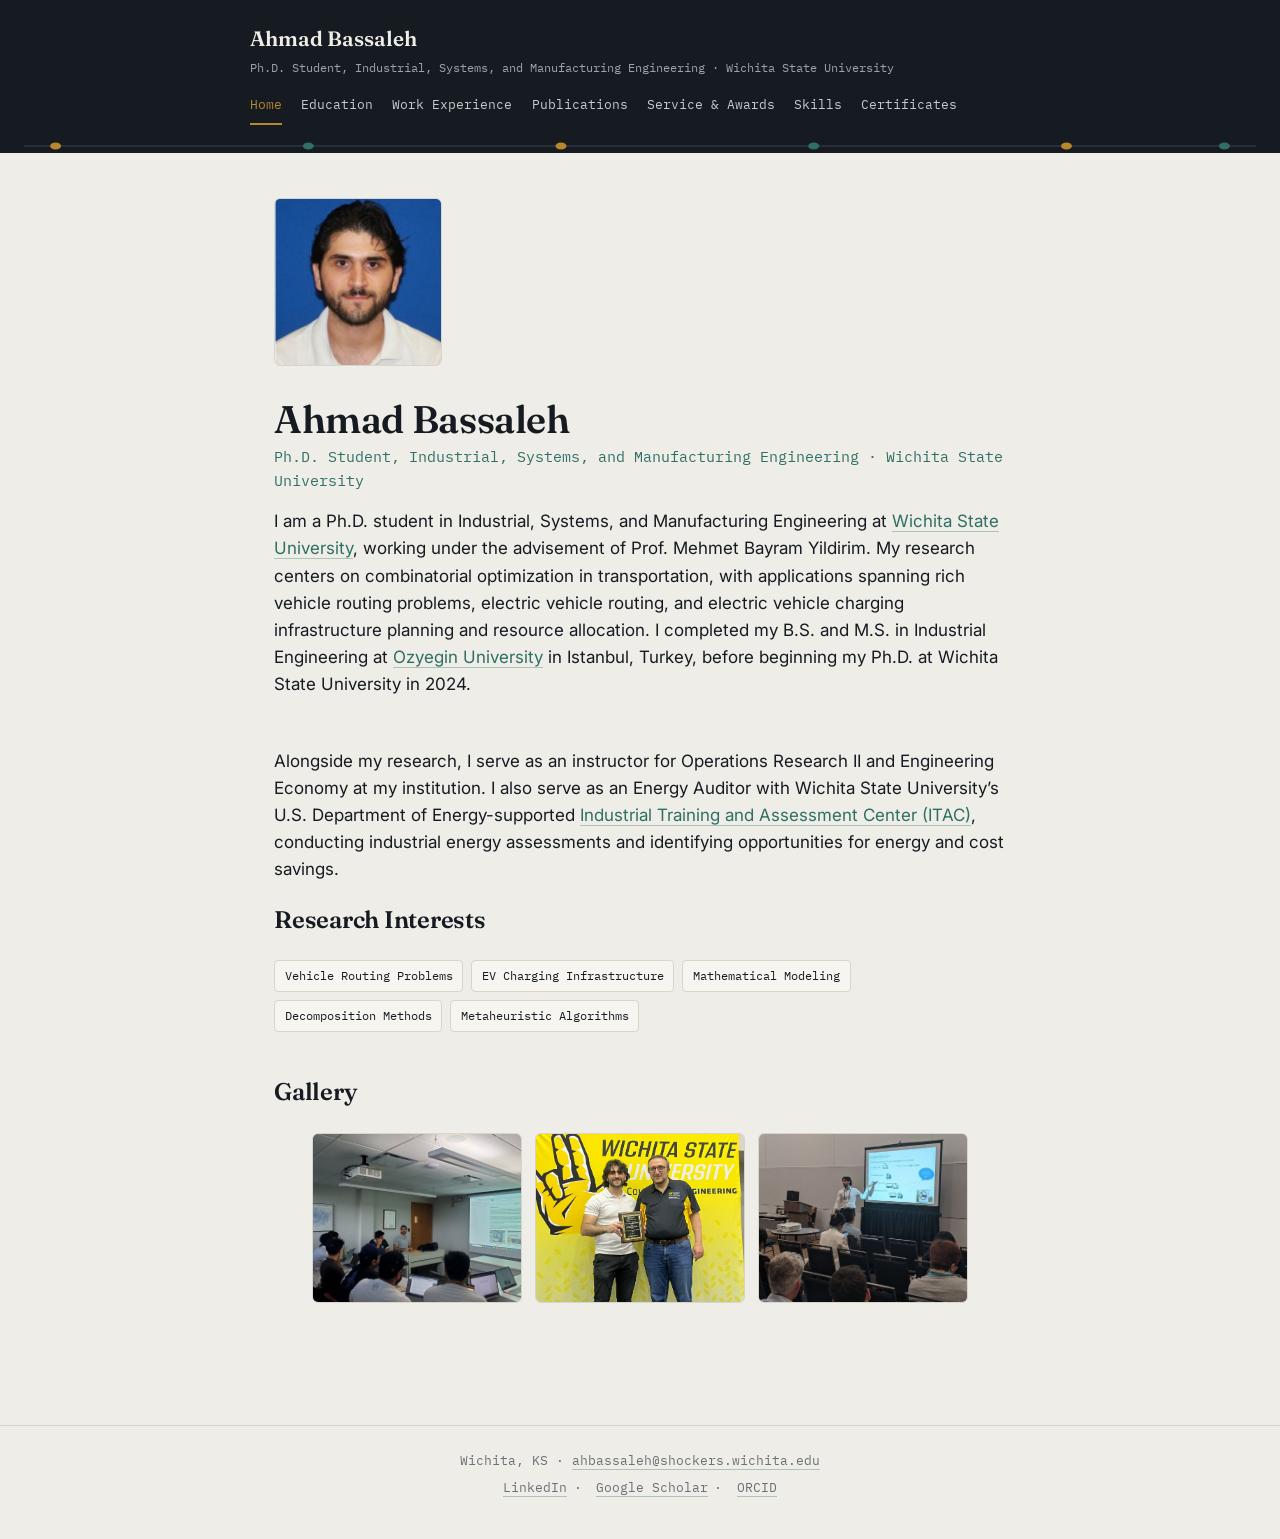
<file: index.html>
<!doctype html>
<html lang="en">
<head>
<meta charset="utf-8">
<meta name="viewport" content="width=device-width, initial-scale=1">
<title>Home — Ahmad Bassaleh</title>
<meta name="description" content="Ahmad Bassaleh — Ph.D. Student in Industrial, Systems, and Manufacturing Engineering, Wichita State University.">
<link rel="preconnect" href="https://fonts.googleapis.com">
<link rel="preconnect" href="https://fonts.gstatic.com" crossorigin>
<link href="https://fonts.googleapis.com/css2?family=Fraunces:wght@500;600;700&family=Inter:wght@400;500;600&family=IBM+Plex+Mono:wght@400;500&display=swap" rel="stylesheet">
<link rel="stylesheet" href="styles.css">
</head>
<body>
<header class="site-header">
  <div class="header-inner">
    <div class="site-title-row">
      <p class="site-title"><a href="index.html">Ahmad Bassaleh</a></p>
    </div>
    <p class="site-subtitle">Ph.D. Student, Industrial, Systems, and Manufacturing Engineering &middot; Wichita State University</p>
    <nav class="site-nav">
      <a href="index.html" class="active">Home</a>
<a href="education.html">Education</a>
<a href="work-experience.html">Work Experience</a>
<a href="publications.html">Publications</a>
<a href="service-awards.html">Service & Awards</a>
<a href="skills.html">Skills</a>
<a href="certificates.html">Certificates</a>

    </nav>
  </div>
  <svg class="route-line" viewBox="0 0 780 14" preserveAspectRatio="none" xmlns="http://www.w3.org/2000/svg" role="presentation" aria-hidden="true">
  <line x1="0" y1="7" x2="780" y2="7" stroke="#3A4250" stroke-width="1"/>
  <circle cx="20" cy="7" r="3.5" fill="#B8862B"/>
  <circle cx="180" cy="7" r="3.5" fill="#2F6F64"/>
  <circle cx="340" cy="7" r="3.5" fill="#B8862B"/>
  <circle cx="500" cy="7" r="3.5" fill="#2F6F64"/>
  <circle cx="660" cy="7" r="3.5" fill="#B8862B"/>
  <circle cx="760" cy="7" r="3.5" fill="#2F6F64"/>
</svg>
</header>
<main>

<div class="hero">
  <img class="hero-photo" src="profile.jpg" alt="Photo of Ahmad Bassaleh">
  <div class="hero-text">
    <h1>Ahmad Bassaleh</h1>
    <p class="hero-role">Ph.D. Student, Industrial, Systems, and Manufacturing Engineering &middot; Wichita State University</p>
    <p>I am a Ph.D. student in Industrial, Systems, and Manufacturing Engineering at <a href="https://www.wichita.edu/">Wichita State University</a>, working under the advisement of Prof. Mehmet Bayram Yildirim. My research centers on combinatorial optimization in transportation, with applications spanning rich vehicle routing problems, electric vehicle routing, and electric vehicle charging infrastructure planning and resource allocation. I completed my B.S. and M.S. in Industrial Engineering at <a href="https://www.ozyegin.edu.tr/en">Ozyegin University</a> in Istanbul, Turkey, before beginning my Ph.D. at Wichita State University in 2024.</p>
  </div>
</div>

<p>Alongside my research, I serve as an instructor for Operations Research II and Engineering Economy at my institution. I also serve as an Energy Auditor with Wichita State University’s U.S. Department of Energy-supported <a href="https://itac.university/">Industrial Training and Assessment Center (ITAC)</a>, conducting industrial energy assessments and identifying opportunities for energy and cost savings.</p>

<section>
  <h2>Research Interests</h2>
  <div class="tag-row">
    <span class="tag">Vehicle Routing Problems</span>
    <span class="tag">EV Charging Infrastructure</span>
    <span class="tag">Mathematical Modeling</span>
    <span class="tag">Decomposition Methods</span>
    <span class="tag">Metaheuristic Algorithms</span>

  </div>
</section>
<section>
  <h2>Gallery</h2>
  <div class="gallery-grid">
    <img src="image1.jpg" alt="Description of photo 1">
    <img src="image2.jpg" alt="Description of photo 2">
    <img src="image3.jpg" alt="Description of photo 3">
  </div>
</section>
</main>
<footer class="site-footer">
  <div>Wichita, KS &middot; <a href="mailto:ahbassaleh@shockers.wichita.edu">ahbassaleh@shockers.wichita.edu</a></div>
  <div class="footer-links">
    <a href="https://www.linkedin.com/in/ahmad-bassaleh/">LinkedIn</a><span class="divider">&middot;</span>
    <a href="https://scholar.google.com/citations?user=FCv26XEAAAAJ&hl=en">Google Scholar</a><span class="divider">&middot;</span>
    <a href="https://orcid.org/0009-0000-7100-8614">ORCID</a>
  </div>
</footer>
</body>
</html>
</file>
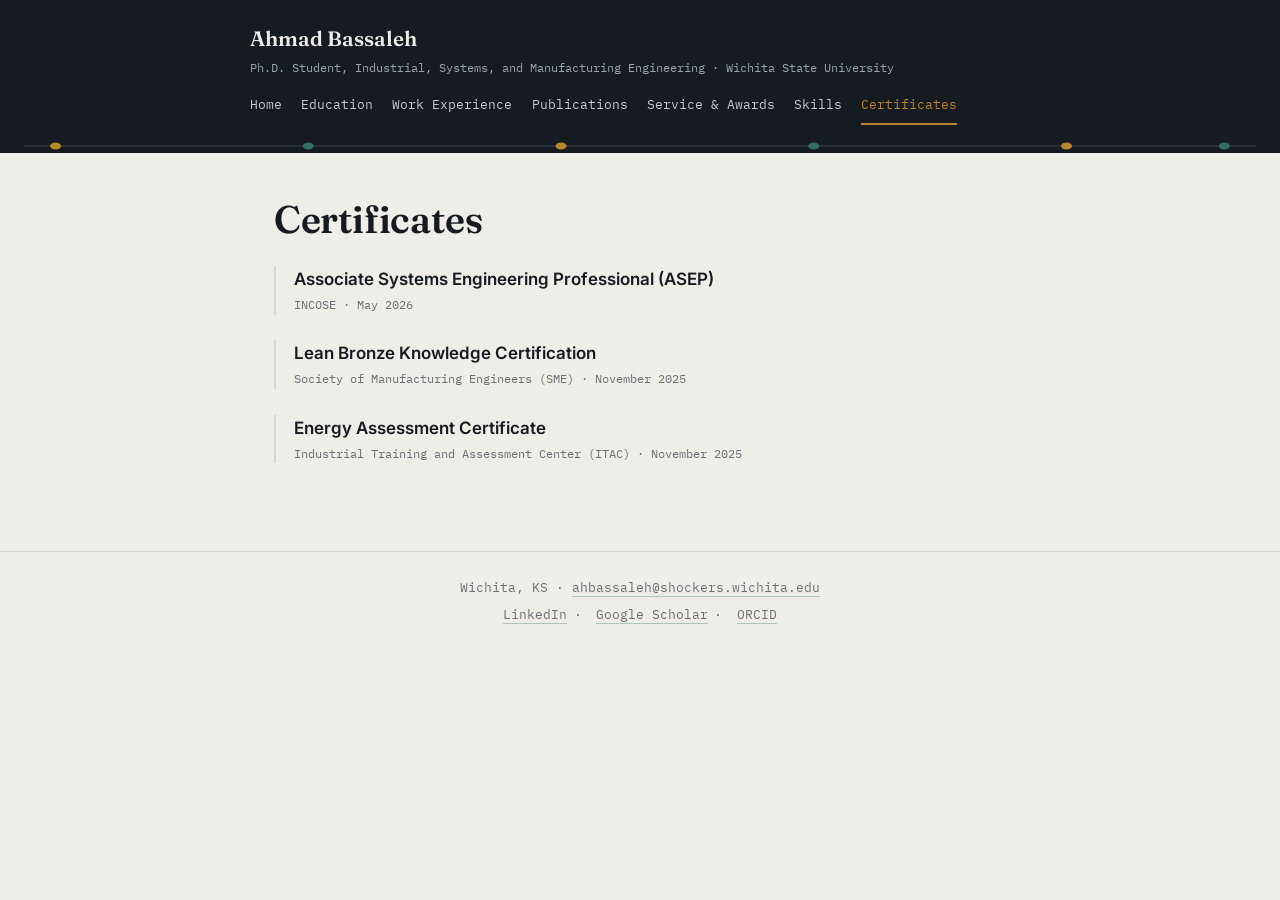
<file: certificates.html>
<!doctype html>
<html lang="en">
<head>
<meta charset="utf-8">
<meta name="viewport" content="width=device-width, initial-scale=1">
<title>Certificates — Ahmad Bassaleh</title>
<meta name="description" content="Ahmad Bassaleh — Ph.D. Student in Industrial, Systems, and Manufacturing Engineering, Wichita State University.">
<link rel="preconnect" href="https://fonts.googleapis.com">
<link rel="preconnect" href="https://fonts.gstatic.com" crossorigin>
<link href="https://fonts.googleapis.com/css2?family=Fraunces:wght@500;600;700&family=Inter:wght@400;500;600&family=IBM+Plex+Mono:wght@400;500&display=swap" rel="stylesheet">
<link rel="stylesheet" href="styles.css">
</head>
<body>
<header class="site-header">
  <div class="header-inner">
    <div class="site-title-row">
      <p class="site-title"><a href="index.html">Ahmad Bassaleh</a></p>
    </div>
    <p class="site-subtitle">Ph.D. Student, Industrial, Systems, and Manufacturing Engineering &middot; Wichita State University</p>
    <nav class="site-nav">
      <a href="index.html">Home</a>
<a href="education.html">Education</a>
<a href="work-experience.html">Work Experience</a>
<a href="publications.html">Publications</a>
<a href="service-awards.html">Service & Awards</a>
<a href="skills.html">Skills</a>
<a href="certificates.html" class="active">Certificates</a>

    </nav>
  </div>
  <svg class="route-line" viewBox="0 0 780 14" preserveAspectRatio="none" xmlns="http://www.w3.org/2000/svg" role="presentation" aria-hidden="true">
  <line x1="0" y1="7" x2="780" y2="7" stroke="#3A4250" stroke-width="1"/>
  <circle cx="20" cy="7" r="3.5" fill="#B8862B"/>
  <circle cx="180" cy="7" r="3.5" fill="#2F6F64"/>
  <circle cx="340" cy="7" r="3.5" fill="#B8862B"/>
  <circle cx="500" cy="7" r="3.5" fill="#2F6F64"/>
  <circle cx="660" cy="7" r="3.5" fill="#B8862B"/>
  <circle cx="760" cy="7" r="3.5" fill="#2F6F64"/>
</svg>
</header>
<main>

<h1 class="page-title">Certificates</h1>
<div class="entry">
  <div class="entry-title">Associate Systems Engineering Professional (ASEP)</div>
  <span class="entry-meta">INCOSE &middot; May 2026</span>
</div>
<div class="entry">
  <div class="entry-title">Lean Bronze Knowledge Certification</div>
  <span class="entry-meta">Society of Manufacturing Engineers (SME) &middot; November 2025</span>
</div>
<div class="entry">
  <div class="entry-title">Energy Assessment Certificate</div>
  <span class="entry-meta">Industrial Training and Assessment Center (ITAC) &middot; November 2025</span>
</div>

</main>
<footer class="site-footer">
  <div>Wichita, KS &middot; <a href="mailto:ahbassaleh@shockers.wichita.edu">ahbassaleh@shockers.wichita.edu</a></div>
  <div class="footer-links">
    <a href="https://www.linkedin.com/in/ahmad-bassaleh/">LinkedIn</a><span class="divider">&middot;</span>
    <a href="https://scholar.google.com/citations?user=FCv26XEAAAAJ&hl=en">Google Scholar</a><span class="divider">&middot;</span>
    <a href="https://orcid.org/0009-0000-7100-8614">ORCID</a>
  </div>
</footer>
</body>
</html>
</file>
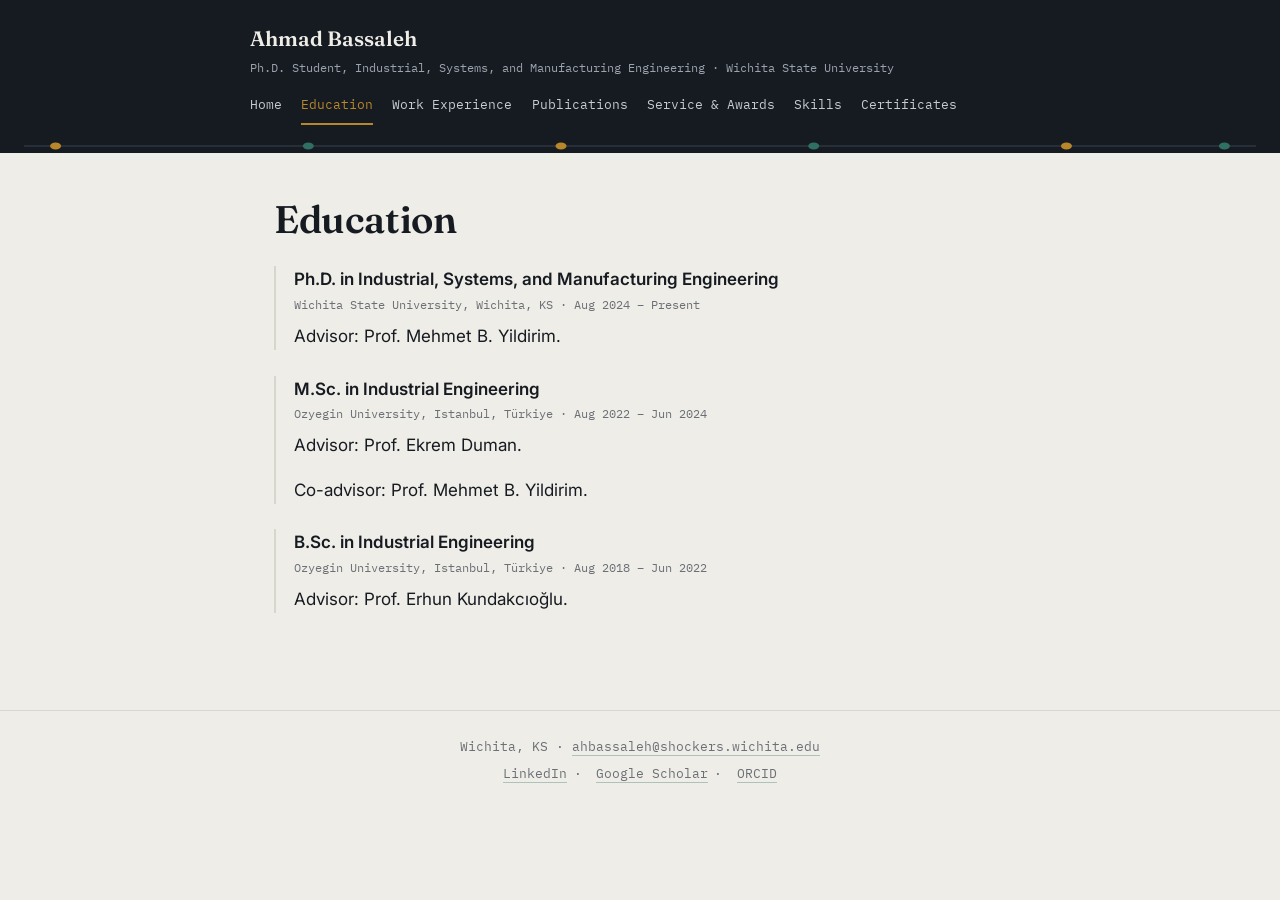
<file: education.html>
<!doctype html>
<html lang="en">
<head>
<meta charset="utf-8">
<meta name="viewport" content="width=device-width, initial-scale=1">
<title>Education — Ahmad Bassaleh</title>
<meta name="description" content="Ahmad Bassaleh — Ph.D. Student in Industrial, Systems, and Manufacturing Engineering, Wichita State University.">
<link rel="preconnect" href="https://fonts.googleapis.com">
<link rel="preconnect" href="https://fonts.gstatic.com" crossorigin>
<link href="https://fonts.googleapis.com/css2?family=Fraunces:wght@500;600;700&family=Inter:wght@400;500;600&family=IBM+Plex+Mono:wght@400;500&display=swap" rel="stylesheet">
<link rel="stylesheet" href="styles.css">
</head>
<body>
<header class="site-header">
  <div class="header-inner">
    <div class="site-title-row">
      <p class="site-title"><a href="index.html">Ahmad Bassaleh</a></p>
    </div>
    <p class="site-subtitle">Ph.D. Student, Industrial, Systems, and Manufacturing Engineering &middot; Wichita State University</p>
    <nav class="site-nav">
      <a href="index.html">Home</a>
<a href="education.html" class="active">Education</a>
<a href="work-experience.html">Work Experience</a>
<a href="publications.html">Publications</a>
<a href="service-awards.html">Service & Awards</a>
<a href="skills.html">Skills</a>
<a href="certificates.html">Certificates</a>

    </nav>
  </div>
  <svg class="route-line" viewBox="0 0 780 14" preserveAspectRatio="none" xmlns="http://www.w3.org/2000/svg" role="presentation" aria-hidden="true">
  <line x1="0" y1="7" x2="780" y2="7" stroke="#3A4250" stroke-width="1"/>
  <circle cx="20" cy="7" r="3.5" fill="#B8862B"/>
  <circle cx="180" cy="7" r="3.5" fill="#2F6F64"/>
  <circle cx="340" cy="7" r="3.5" fill="#B8862B"/>
  <circle cx="500" cy="7" r="3.5" fill="#2F6F64"/>
  <circle cx="660" cy="7" r="3.5" fill="#B8862B"/>
  <circle cx="760" cy="7" r="3.5" fill="#2F6F64"/>
</svg>
</header>
<main>

<h1 class="page-title">Education</h1>

<div class="entry">
  <div class="entry-title">Ph.D. in Industrial, Systems, and Manufacturing Engineering</div>
  <span class="entry-meta">Wichita State University, Wichita, KS &middot; Aug 2024 &ndash; Present</span>
  <p>Advisor: Prof. Mehmet B. Yildirim.</p>
</div>

<div class="entry">
  <div class="entry-title">M.Sc. in Industrial Engineering</div>
  <span class="entry-meta">Ozyegin University, Istanbul, T&uuml;rkiye &middot; Aug 2022 &ndash; Jun 2024</span>
  <p>Advisor: Prof. Ekrem Duman.</p>
  <p>Co-advisor: Prof. Mehmet B. Yildirim.</p>
</div>

<div class="entry">
  <div class="entry-title">B.Sc. in Industrial Engineering</div>
  <span class="entry-meta">Ozyegin University, Istanbul, T&uuml;rkiye &middot; Aug 2018 &ndash; Jun 2022</span>
  <p>Advisor: Prof. Erhun Kundakcıoğlu.</p>
</div>

</main>
<footer class="site-footer">
  <div>Wichita, KS &middot; <a href="mailto:ahbassaleh@shockers.wichita.edu">ahbassaleh@shockers.wichita.edu</a></div>
  <div class="footer-links">
    <a href="https://www.linkedin.com/in/ahmad-bassaleh/">LinkedIn</a><span class="divider">&middot;</span>
    <a href="https://scholar.google.com/citations?user=FCv26XEAAAAJ&hl=en">Google Scholar</a><span class="divider">&middot;</span>
    <a href="https://orcid.org/0009-0000-7100-8614">ORCID</a>
  </div>
</footer>
</body>
</html>
</file>
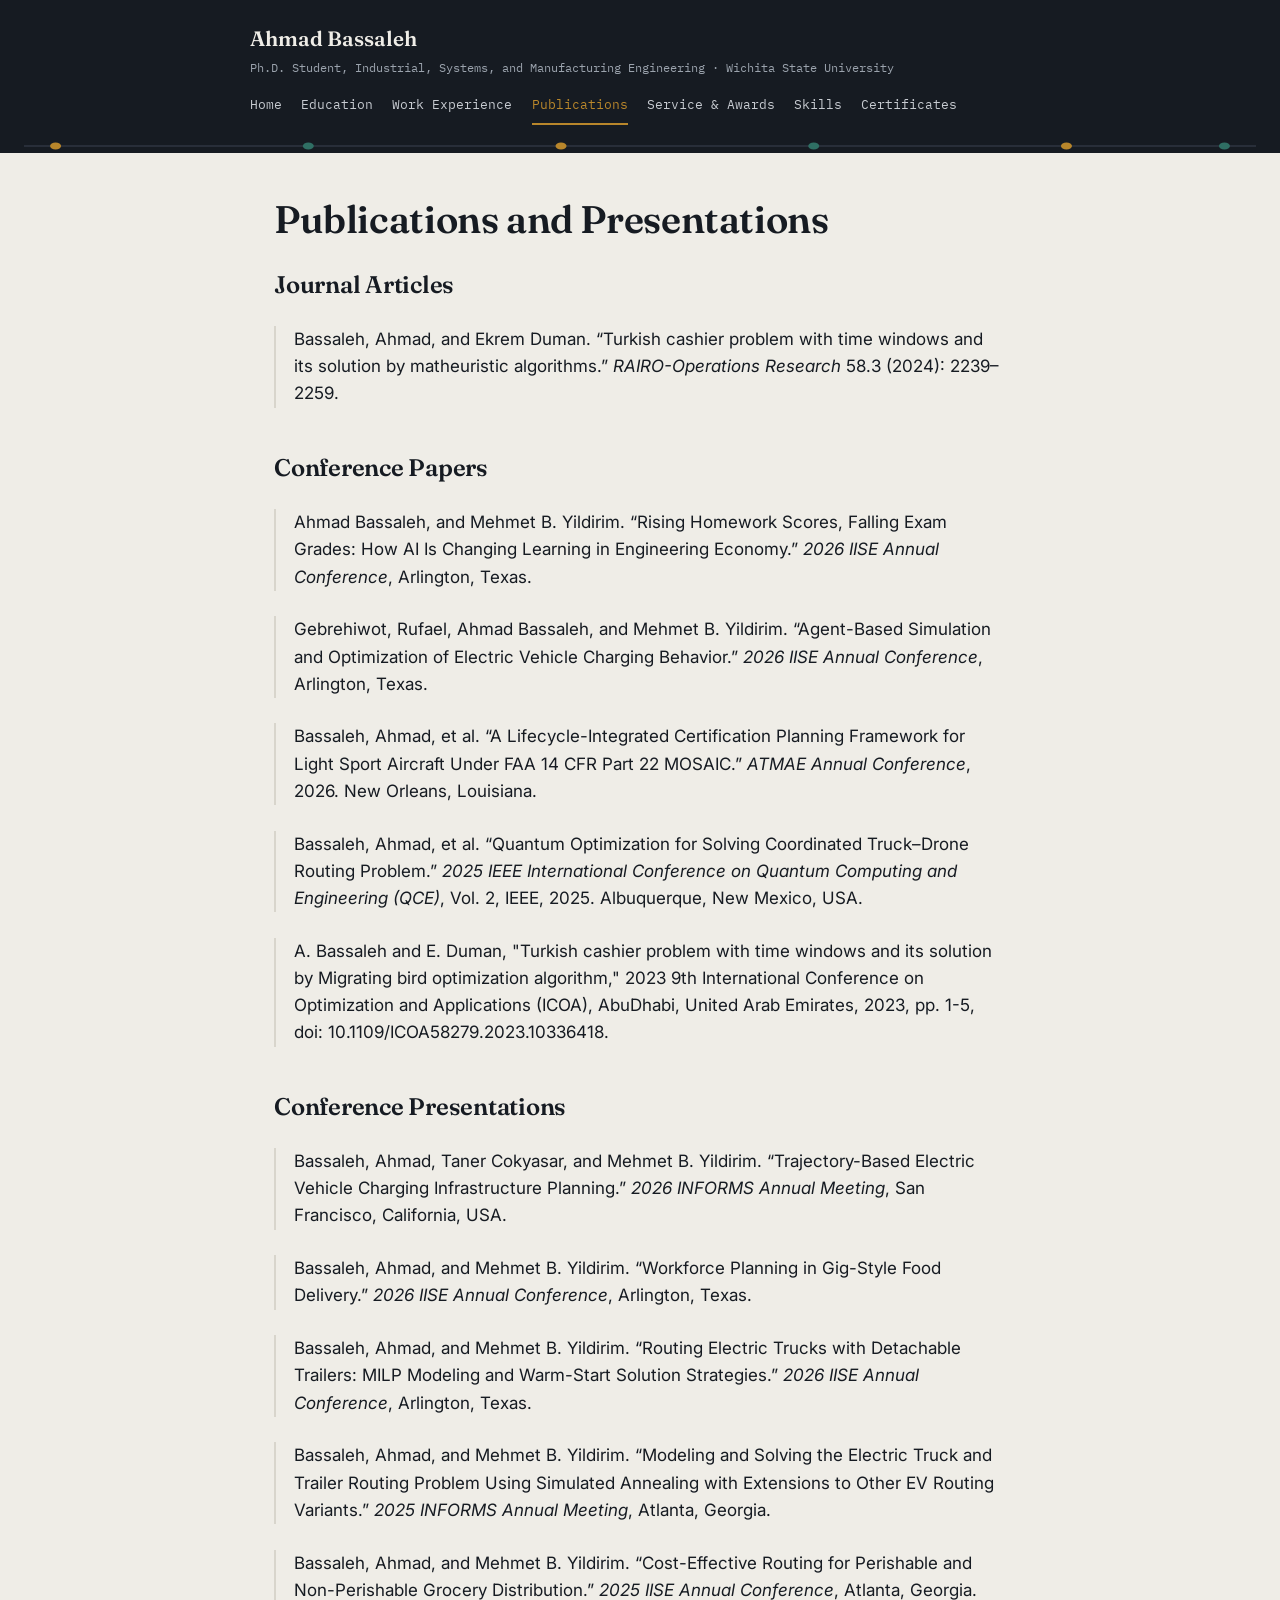
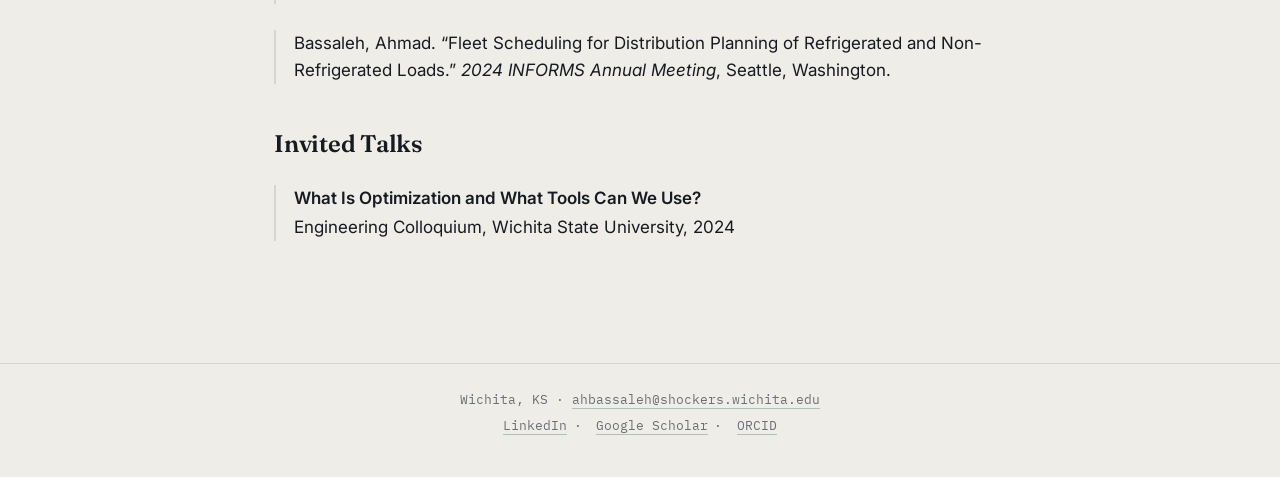
<file: publications.html>
<!doctype html>
<html lang="en">
<head>
<meta charset="utf-8">
<meta name="viewport" content="width=device-width, initial-scale=1">
<title>Publications — Ahmad Bassaleh</title>
<meta name="description" content="Ahmad Bassaleh — Ph.D. Student in Industrial, Systems, and Manufacturing Engineering, Wichita State University.">
<link rel="preconnect" href="https://fonts.googleapis.com">
<link rel="preconnect" href="https://fonts.gstatic.com" crossorigin>
<link href="https://fonts.googleapis.com/css2?family=Fraunces:wght@500;600;700&family=Inter:wght@400;500;600&family=IBM+Plex+Mono:wght@400;500&display=swap" rel="stylesheet">
<link rel="stylesheet" href="styles.css">
</head>
<body>
<header class="site-header">
  <div class="header-inner">
    <div class="site-title-row">
      <p class="site-title"><a href="index.html">Ahmad Bassaleh</a></p>
    </div>
    <p class="site-subtitle">Ph.D. Student, Industrial, Systems, and Manufacturing Engineering &middot; Wichita State University</p>
    <nav class="site-nav">
      <a href="index.html">Home</a>
<a href="education.html">Education</a>
<a href="work-experience.html">Work Experience</a>
<a href="publications.html" class="active">Publications</a>
<a href="service-awards.html">Service & Awards</a>
<a href="skills.html">Skills</a>
<a href="certificates.html">Certificates</a>

    </nav>
  </div>
  <svg class="route-line" viewBox="0 0 780 14" preserveAspectRatio="none" xmlns="http://www.w3.org/2000/svg" role="presentation" aria-hidden="true">
  <line x1="0" y1="7" x2="780" y2="7" stroke="#3A4250" stroke-width="1"/>
  <circle cx="20" cy="7" r="3.5" fill="#B8862B"/>
  <circle cx="180" cy="7" r="3.5" fill="#2F6F64"/>
  <circle cx="340" cy="7" r="3.5" fill="#B8862B"/>
  <circle cx="500" cy="7" r="3.5" fill="#2F6F64"/>
  <circle cx="660" cy="7" r="3.5" fill="#B8862B"/>
  <circle cx="760" cy="7" r="3.5" fill="#2F6F64"/>
</svg>
</header>
<main>

<h1 class="page-title">Publications and Presentations</h1>

<section>
  <h2>Journal Articles</h2>
  <div class="entry">
    <p>Bassaleh, Ahmad, and Ekrem Duman. &ldquo;Turkish cashier problem with time windows and its solution by matheuristic algorithms.&rdquo; <em>RAIRO-Operations Research</em> 58.3 (2024): 2239&ndash;2259.</p>
  </div>
</section>

<section>
  <h2>Conference Papers</h2>
   <div class="entry">
    <p>Ahmad Bassaleh, and Mehmet B. Yildirim. &ldquo;Rising Homework Scores, Falling Exam Grades: How AI Is Changing Learning in Engineering Economy.&rdquo; <em>2026 IISE Annual Conference</em>, Arlington, Texas.</p>
  </div>
   <div class="entry">
    <p>Gebrehiwot, Rufael, Ahmad Bassaleh, and Mehmet B. Yildirim. &ldquo;Agent-Based Simulation and Optimization of Electric Vehicle Charging Behavior.&rdquo; <em>2026 IISE Annual Conference</em>, Arlington, Texas.</p>
  </div>
   <div class="entry">
    <p>Bassaleh, Ahmad, et al. &ldquo;A Lifecycle-Integrated Certification Planning Framework for Light Sport Aircraft Under FAA 14 CFR Part 22 MOSAIC.&rdquo; <em>ATMAE Annual Conference</em>, 2026. New Orleans, Louisiana.</p>
  </div>
  <div class="entry">
    <p>Bassaleh, Ahmad, et al. &ldquo;Quantum Optimization for Solving Coordinated Truck&ndash;Drone Routing Problem.&rdquo; <em>2025 IEEE International Conference on Quantum Computing and Engineering (QCE)</em>, Vol. 2, IEEE, 2025. Albuquerque, New Mexico, USA.</p>
  </div>
   <div class="entry">
    <p>A. Bassaleh and E. Duman, "Turkish cashier problem with time windows and its solution by Migrating bird optimization algorithm," 2023 9th International Conference on Optimization and Applications (ICOA), AbuDhabi, United Arab Emirates, 2023, pp. 1-5, doi: 10.1109/ICOA58279.2023.10336418.</p>
  </div>
</section>

<section>
  <h2>Conference Presentations</h2>
 
  <div class="entry">
    <p>Bassaleh, Ahmad, Taner Cokyasar, and Mehmet B. Yildirim. &ldquo;Trajectory-Based Electric Vehicle Charging Infrastructure Planning.&rdquo; <em>2026 INFORMS Annual Meeting</em>, San Francisco, California, USA.</p>
  </div>
  <div class="entry">
    <p>Bassaleh, Ahmad, and Mehmet B. Yildirim. &ldquo;Workforce Planning in Gig-Style Food Delivery.&rdquo; <em>2026 IISE Annual Conference</em>, Arlington, Texas.</p>
  </div>
  <div class="entry">
    <p>Bassaleh, Ahmad, and Mehmet B. Yildirim. &ldquo;Routing Electric Trucks with Detachable Trailers: MILP Modeling and Warm-Start Solution Strategies.&rdquo; <em>2026 IISE Annual Conference</em>, Arlington, Texas.</p>
  </div>
  <div class="entry">
    <p>Bassaleh, Ahmad, and Mehmet B. Yildirim. &ldquo;Modeling and Solving the Electric Truck and Trailer Routing Problem Using Simulated Annealing with Extensions to Other EV Routing Variants.&rdquo; <em>2025 INFORMS Annual Meeting</em>, Atlanta, Georgia.</p>
  </div>
  <div class="entry">
    <p>Bassaleh, Ahmad, and Mehmet B. Yildirim. &ldquo;Cost-Effective Routing for Perishable and Non-Perishable Grocery Distribution.&rdquo; <em>2025 IISE Annual Conference</em>, Atlanta, Georgia.</p>
  </div>
  <div class="entry">
    <p>Bassaleh, Ahmad. &ldquo;Fleet Scheduling for Distribution Planning of Refrigerated and Non-Refrigerated Loads.&rdquo; <em>2024 INFORMS Annual Meeting</em>, Seattle, Washington.</p>
  </div>
</section>
<section>
  <h2>Invited Talks</h2>

  <div class="entry">
    <div class="entry-title">What Is Optimization and What Tools Can We Use?</div>
    <p>Engineering Colloquium, Wichita State University, 2024</p>
  </div>

</section>

</main>
<footer class="site-footer">
  <div>Wichita, KS &middot; <a href="mailto:ahbassaleh@shockers.wichita.edu">ahbassaleh@shockers.wichita.edu</a></div>
  <div class="footer-links">
    <a href="https://www.linkedin.com/in/ahmad-bassaleh/">LinkedIn</a><span class="divider">&middot;</span>
    <a href="https://scholar.google.com/citations?user=FCv26XEAAAAJ&hl=en">Google Scholar</a><span class="divider">&middot;</span>
    <a href="https://orcid.org/0009-0000-7100-8614">ORCID</a>
  </div>
</footer>
</body>
</html>
</file>
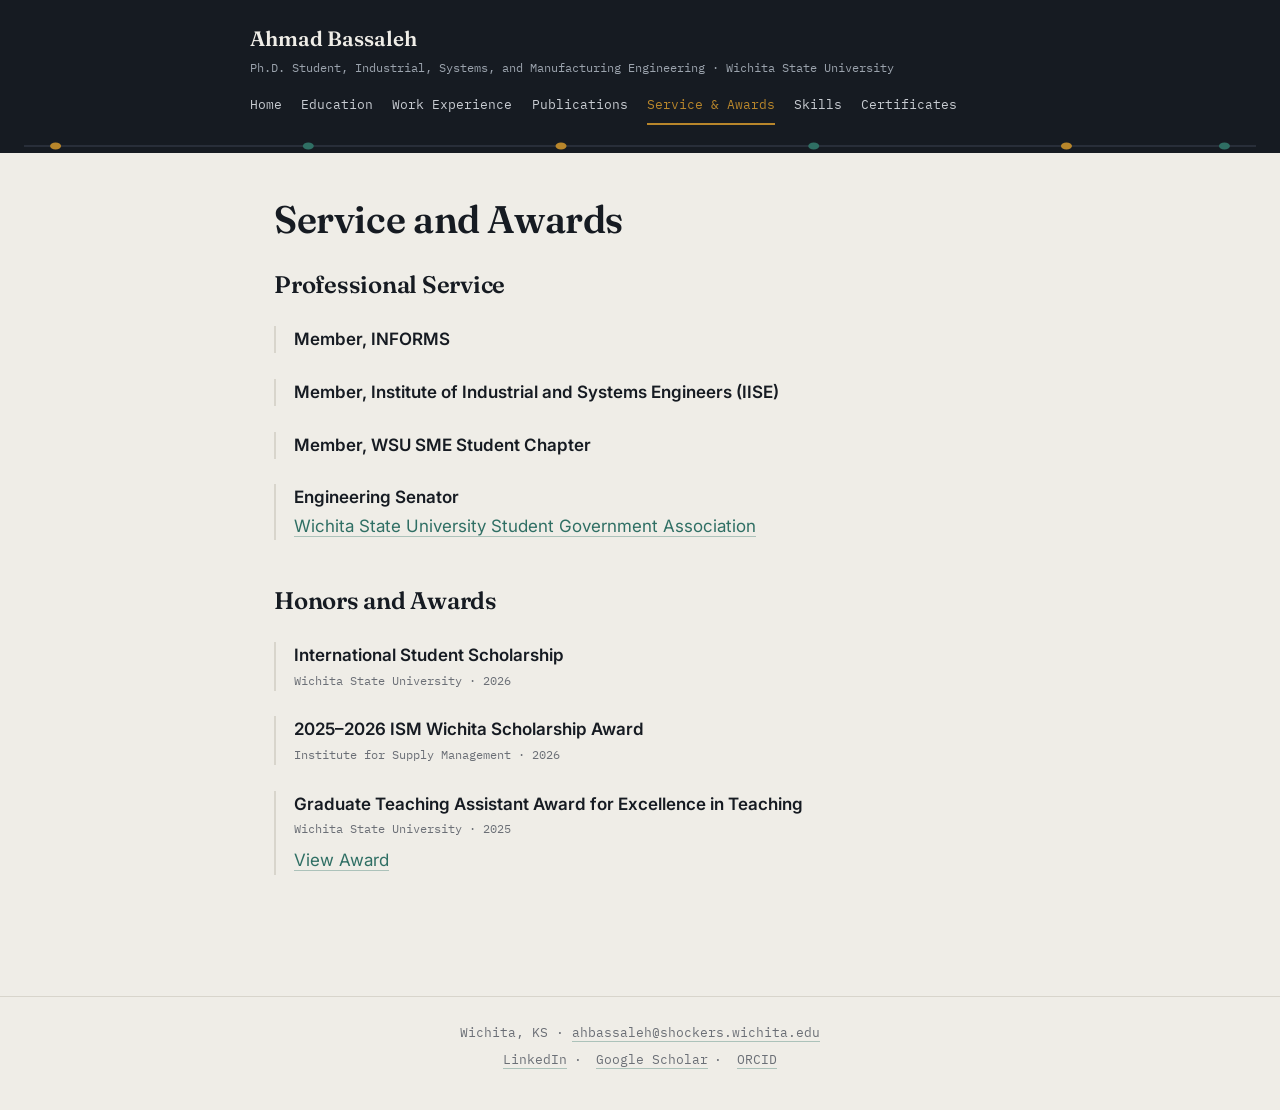
<file: service-awards.html>
<!doctype html>
<html lang="en">
<head>
<meta charset="utf-8">
<meta name="viewport" content="width=device-width, initial-scale=1">
<title>Service and Awards — Ahmad Bassaleh</title>
<meta name="description" content="Ahmad Bassaleh — Ph.D. Student in Industrial, Systems, and Manufacturing Engineering, Wichita State University.">
<link rel="preconnect" href="https://fonts.googleapis.com">
<link rel="preconnect" href="https://fonts.gstatic.com" crossorigin>
<link href="https://fonts.googleapis.com/css2?family=Fraunces:wght@500;600;700&family=Inter:wght@400;500;600&family=IBM+Plex+Mono:wght@400;500&display=swap" rel="stylesheet">
<link rel="stylesheet" href="styles.css">
</head>
<body>
<header class="site-header">
  <div class="header-inner">
    <div class="site-title-row">
      <p class="site-title"><a href="index.html">Ahmad Bassaleh</a></p>
    </div>
    <p class="site-subtitle">Ph.D. Student, Industrial, Systems, and Manufacturing Engineering &middot; Wichita State University</p>
    <nav class="site-nav">
      <a href="index.html">Home</a>
<a href="education.html">Education</a>
<a href="work-experience.html">Work Experience</a>
<a href="publications.html">Publications</a>
<a href="service-awards.html" class="active">Service & Awards</a>
<a href="skills.html">Skills</a>
<a href="certificates.html">Certificates</a>

    </nav>
  </div>
  <svg class="route-line" viewBox="0 0 780 14" preserveAspectRatio="none" xmlns="http://www.w3.org/2000/svg" role="presentation" aria-hidden="true">
  <line x1="0" y1="7" x2="780" y2="7" stroke="#3A4250" stroke-width="1"/>
  <circle cx="20" cy="7" r="3.5" fill="#B8862B"/>
  <circle cx="180" cy="7" r="3.5" fill="#2F6F64"/>
  <circle cx="340" cy="7" r="3.5" fill="#B8862B"/>
  <circle cx="500" cy="7" r="3.5" fill="#2F6F64"/>
  <circle cx="660" cy="7" r="3.5" fill="#B8862B"/>
  <circle cx="760" cy="7" r="3.5" fill="#2F6F64"/>
</svg>
</header>
<main>

<h1 class="page-title">Service and Awards</h1>

<section>
  <h2>Professional Service</h2>

  <div class="entry">
    <div class="entry-title">Member, INFORMS</div>
  </div>

  <div class="entry">
    <div class="entry-title">Member, Institute of Industrial and Systems Engineers (IISE)</div>
  </div>

  <div class="entry">
    <div class="entry-title">Member, WSU SME Student Chapter</div>
  </div>

  <div class="entry">
    <div class="entry-title">Engineering Senator</div>
    <p>
      <a href="https://www.wichita.edu/profiles/student_life/SGA/2-legislative_branch/Ahmad-Bassaleh.php">
        Wichita State University Student Government Association
      </a>
    </p>
  </div>
</section>

<section>
  <h2>Honors and Awards</h2>

  <div class="entry">
    <div class="entry-title">International Student Scholarship</div>
    <span class="entry-meta">Wichita State University &middot; 2026</span>
  </div>

  <div class="entry">
    <div class="entry-title">2025&ndash;2026 ISM Wichita Scholarship Award</div>
    <span class="entry-meta">Institute for Supply Management &middot; 2026</span>
  </div>

  <div class="entry">
    <div class="entry-title">Graduate Teaching Assistant Award for Excellence in Teaching</div>
    <span class="entry-meta">Wichita State University &middot; 2025</span>
    <p>
      <a href="https://www.wichita.edu/academics/engineering/about/wallace-awards-faculty.php">
        View Award
      </a>
    </p>
  </div>
</section>

</main>
<footer class="site-footer">
  <div>Wichita, KS &middot; <a href="mailto:ahbassaleh@shockers.wichita.edu">ahbassaleh@shockers.wichita.edu</a></div>
  <div class="footer-links">
    <a href="https://www.linkedin.com/in/ahmad-bassaleh/">LinkedIn</a><span class="divider">&middot;</span>
    <a href="https://scholar.google.com/citations?user=FCv26XEAAAAJ&hl=en">Google Scholar</a><span class="divider">&middot;</span>
    <a href="https://orcid.org/0009-0000-7100-8614">ORCID</a>
  </div>
</footer>
</body>
</html>
</file>
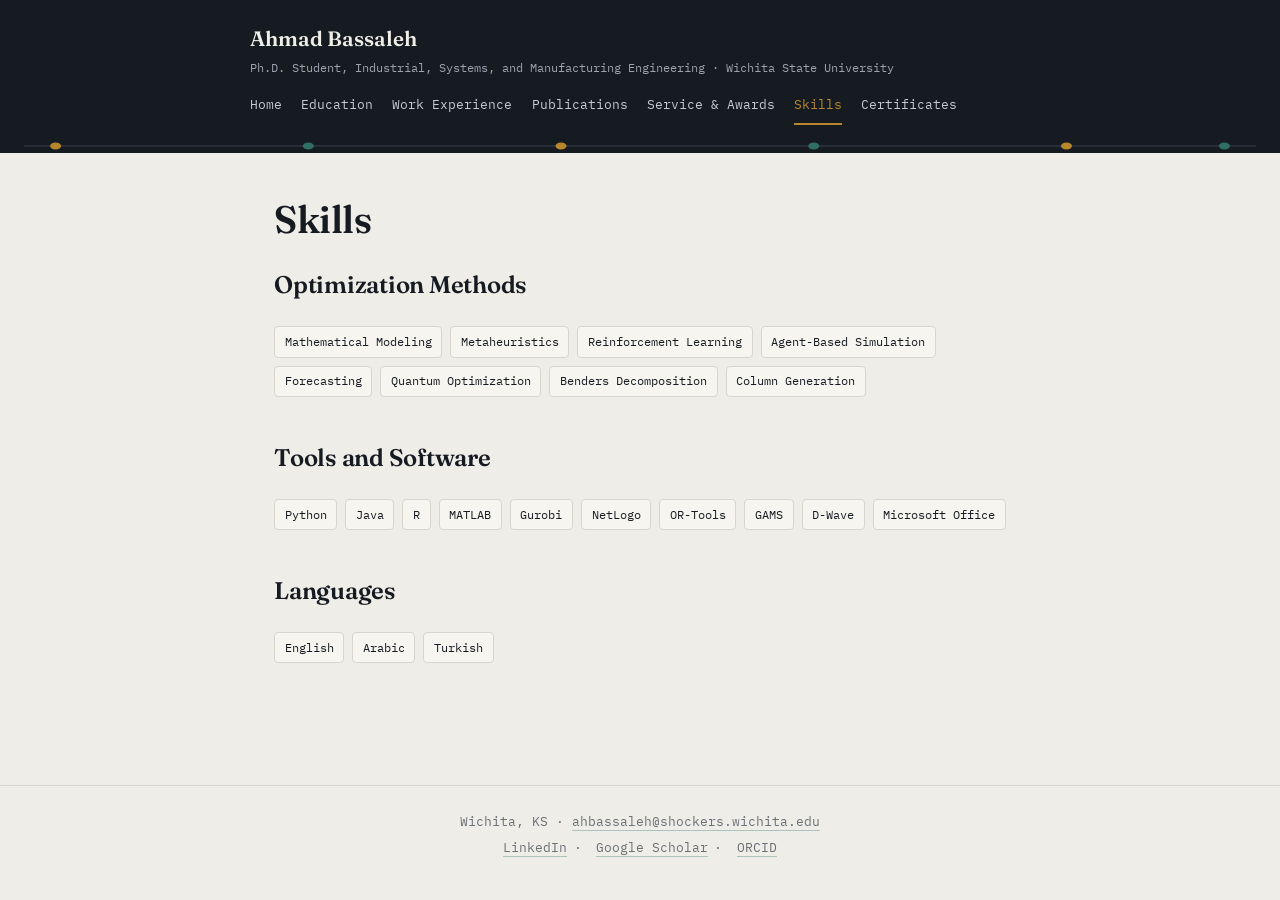
<file: skills.html>
<!doctype html>
<html lang="en">
<head>
<meta charset="utf-8">
<meta name="viewport" content="width=device-width, initial-scale=1">
<title>Skills — Ahmad Bassaleh</title>
<meta name="description" content="Ahmad Bassaleh — Ph.D. Student in Industrial, Systems, and Manufacturing Engineering, Wichita State University.">
<link rel="preconnect" href="https://fonts.googleapis.com">
<link rel="preconnect" href="https://fonts.gstatic.com" crossorigin>
<link href="https://fonts.googleapis.com/css2?family=Fraunces:wght@500;600;700&family=Inter:wght@400;500;600&family=IBM+Plex+Mono:wght@400;500&display=swap" rel="stylesheet">
<link rel="stylesheet" href="styles.css">
</head>
<body>
<header class="site-header">
  <div class="header-inner">
    <div class="site-title-row">
      <p class="site-title"><a href="index.html">Ahmad Bassaleh</a></p>
    </div>
    <p class="site-subtitle">Ph.D. Student, Industrial, Systems, and Manufacturing Engineering &middot; Wichita State University</p>
    <nav class="site-nav">
      <a href="index.html">Home</a>
<a href="education.html">Education</a>
<a href="work-experience.html">Work Experience</a>
<a href="publications.html">Publications</a>
<a href="service-awards.html">Service & Awards</a>
<a href="skills.html" class="active">Skills</a>
<a href="certificates.html">Certificates</a>

    </nav>
  </div>
  <svg class="route-line" viewBox="0 0 780 14" preserveAspectRatio="none" xmlns="http://www.w3.org/2000/svg" role="presentation" aria-hidden="true">
  <line x1="0" y1="7" x2="780" y2="7" stroke="#3A4250" stroke-width="1"/>
  <circle cx="20" cy="7" r="3.5" fill="#B8862B"/>
  <circle cx="180" cy="7" r="3.5" fill="#2F6F64"/>
  <circle cx="340" cy="7" r="3.5" fill="#B8862B"/>
  <circle cx="500" cy="7" r="3.5" fill="#2F6F64"/>
  <circle cx="660" cy="7" r="3.5" fill="#B8862B"/>
  <circle cx="760" cy="7" r="3.5" fill="#2F6F64"/>
</svg>
</header>
<main>

<h1 class="page-title">Skills</h1>

<section>
  <h2>Optimization Methods</h2>
  <div class="tag-row">
    <span class="tag">Mathematical Modeling</span>
    <span class="tag">Metaheuristics</span>
    <span class="tag">Reinforcement Learning</span>
    <span class="tag">Agent-Based Simulation</span>
    <span class="tag">Forecasting</span>
    <span class="tag">Quantum Optimization</span>
    <span class="tag">Benders Decomposition</span>
    <span class="tag">Column Generation</span>
  </div>
</section>

<section>
  <h2>Tools and Software</h2>
  <div class="tag-row">
    <span class="tag">Python</span>
    <span class="tag">Java</span>
    <span class="tag">R</span>
    <span class="tag">MATLAB</span>
    <span class="tag">Gurobi</span>
    <span class="tag">NetLogo</span>
    <span class="tag">OR-Tools</span>
    <span class="tag">GAMS</span>
    <span class="tag">D-Wave</span>
    <span class="tag">Microsoft Office</span>
  </div>
</section>

  <section>
  <h2>Languages</h2>
  <div class="tag-row">
    <span class="tag">English</span>
    <span class="tag">Arabic</span>
    <span class="tag">Turkish</span>
  </div>
</section>

</main>
<footer class="site-footer">
  <div>Wichita, KS &middot; <a href="mailto:ahbassaleh@shockers.wichita.edu">ahbassaleh@shockers.wichita.edu</a></div>
  <div class="footer-links">
    <a href="https://www.linkedin.com/in/ahmad-bassaleh/">LinkedIn</a><span class="divider">&middot;</span>
    <a href="https://scholar.google.com/citations?user=FCv26XEAAAAJ&hl=en">Google Scholar</a><span class="divider">&middot;</span>
    <a href="https://orcid.org/0009-0000-7100-8614">ORCID</a>
  </div>
</footer>
</body>
</html>
</file>
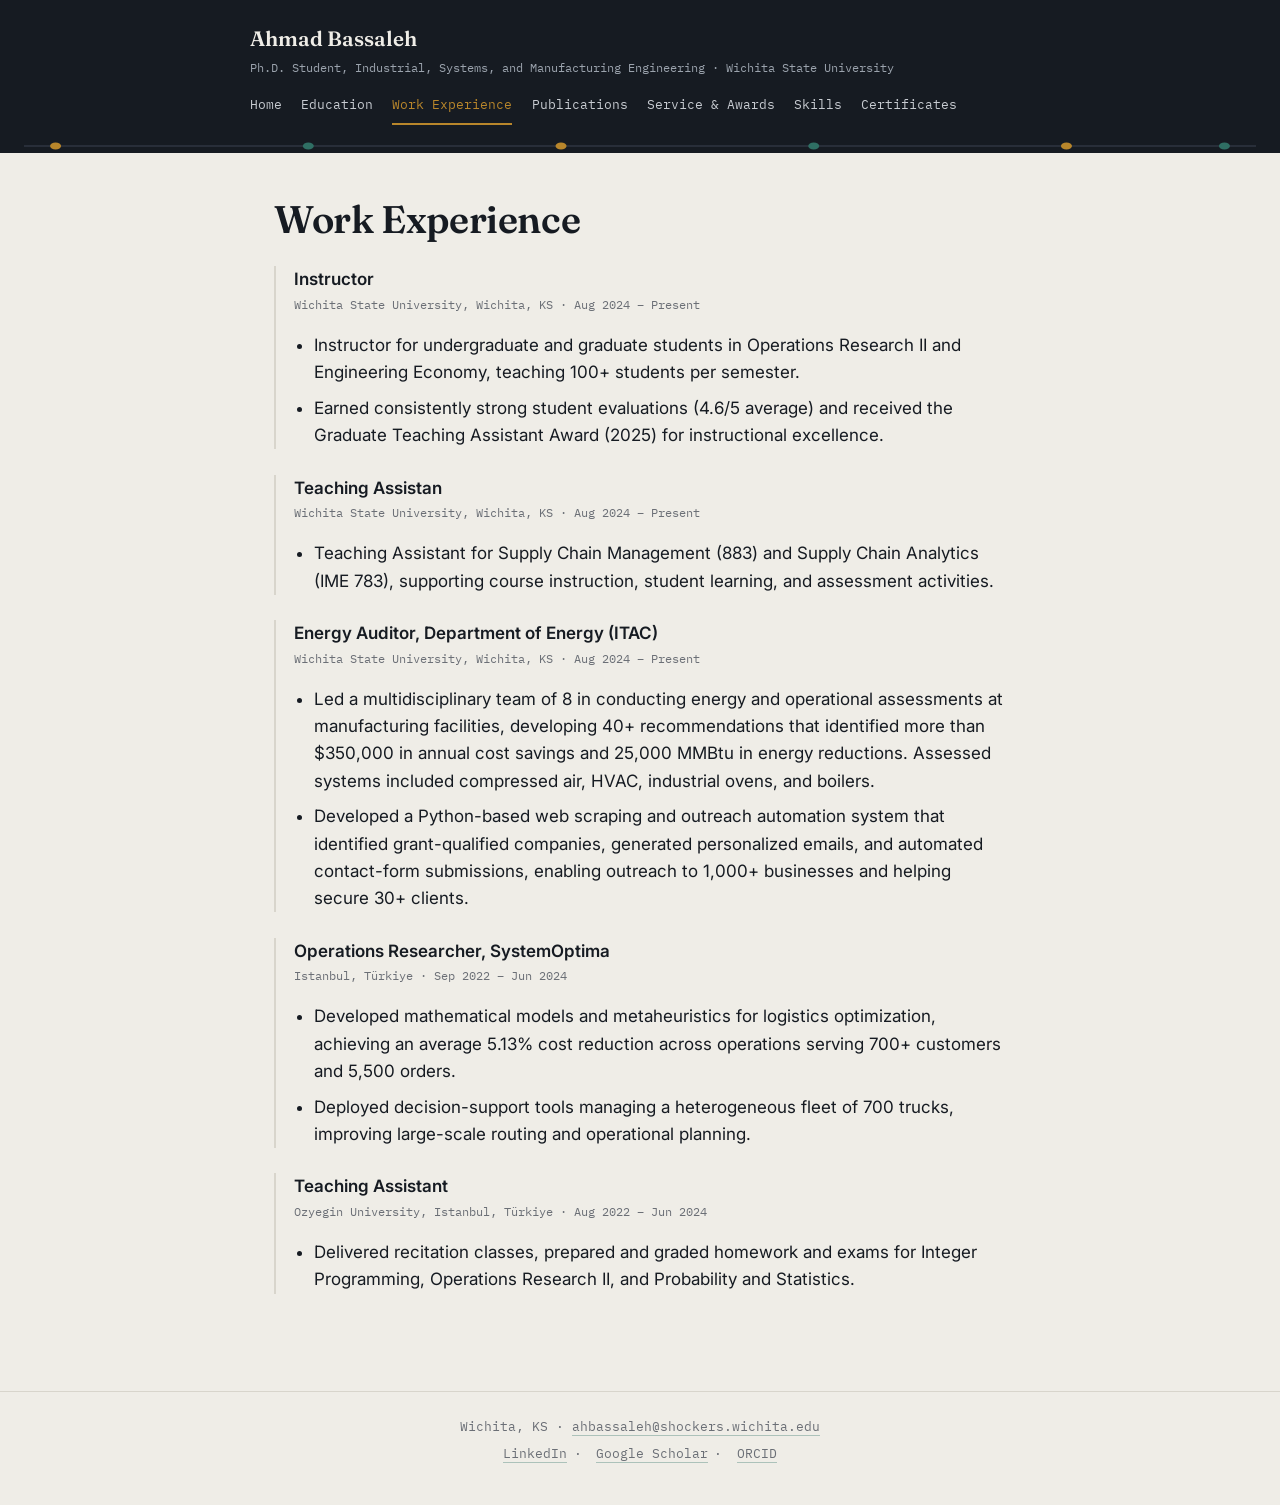
<file: work-experience.html>
<!doctype html>
<html lang="en">
<head>
<meta charset="utf-8">
<meta name="viewport" content="width=device-width, initial-scale=1">
<title>Work Experience — Ahmad Bassaleh</title>
<meta name="description" content="Ahmad Bassaleh — Ph.D. Student in Industrial, Systems, and Manufacturing Engineering, Wichita State University.">
<link rel="preconnect" href="https://fonts.googleapis.com">
<link rel="preconnect" href="https://fonts.gstatic.com" crossorigin>
<link href="https://fonts.googleapis.com/css2?family=Fraunces:wght@500;600;700&family=Inter:wght@400;500;600&family=IBM+Plex+Mono:wght@400;500&display=swap" rel="stylesheet">
<link rel="stylesheet" href="styles.css">
</head>
<body>
<header class="site-header">
  <div class="header-inner">
    <div class="site-title-row">
      <p class="site-title"><a href="index.html">Ahmad Bassaleh</a></p>
    </div>
    <p class="site-subtitle">Ph.D. Student, Industrial, Systems, and Manufacturing Engineering &middot; Wichita State University</p>
    <nav class="site-nav">
      <a href="index.html">Home</a>
<a href="education.html">Education</a>
<a href="work-experience.html" class="active">Work Experience</a>
<a href="publications.html">Publications</a>
<a href="service-awards.html">Service & Awards</a>
<a href="skills.html">Skills</a>
<a href="certificates.html">Certificates</a>

    </nav>
  </div>
  <svg class="route-line" viewBox="0 0 780 14" preserveAspectRatio="none" xmlns="http://www.w3.org/2000/svg" role="presentation" aria-hidden="true">
  <line x1="0" y1="7" x2="780" y2="7" stroke="#3A4250" stroke-width="1"/>
  <circle cx="20" cy="7" r="3.5" fill="#B8862B"/>
  <circle cx="180" cy="7" r="3.5" fill="#2F6F64"/>
  <circle cx="340" cy="7" r="3.5" fill="#B8862B"/>
  <circle cx="500" cy="7" r="3.5" fill="#2F6F64"/>
  <circle cx="660" cy="7" r="3.5" fill="#B8862B"/>
  <circle cx="760" cy="7" r="3.5" fill="#2F6F64"/>
</svg>
</header>
<main>

<h1 class="page-title">Work Experience</h1>
  
<div class="entry">
  <div class="entry-title">Instructor</div>
  <span class="entry-meta">Wichita State University, Wichita, KS &middot; Aug 2024 &ndash; Present</span>
  <ul>
    <li>Instructor for undergraduate and graduate students in Operations Research II and Engineering Economy, teaching 100+ students per semester.</li>
    <li>Earned consistently strong student evaluations (4.6/5 average) and received the Graduate Teaching Assistant Award (2025) for instructional excellence.</li>
  </ul>
</div>

<div class="entry">
  <div class="entry-title">Teaching Assistan</div>
  <span class="entry-meta">Wichita State University, Wichita, KS &middot; Aug 2024 &ndash; Present</span>
  <ul>
    <li>Teaching Assistant for Supply Chain Management (883) and Supply Chain Analytics (IME 783), supporting course instruction, student learning, and assessment activities.</li>
  </ul>
</div>
  


  
<div class="entry">
  <div class="entry-title">Energy Auditor, Department of Energy (ITAC)</div>
  <span class="entry-meta">Wichita State University, Wichita, KS &middot; Aug 2024 &ndash; Present</span>
  <ul>
    <li>Led a multidisciplinary team of 8 in conducting energy and operational assessments at manufacturing facilities, developing 40+ recommendations that identified more than $350,000 in annual cost savings and 25,000 MMBtu in energy reductions. Assessed systems included compressed air, HVAC, industrial ovens, and boilers.</li>
    <li>Developed a Python-based web scraping and outreach automation system that identified grant-qualified companies, generated personalized emails, and automated contact-form submissions, enabling outreach to 1,000+ businesses and helping secure 30+ clients.</li>
  </ul>
</div>



<div class="entry">
  <div class="entry-title">Operations Researcher, SystemOptima</div>
  <span class="entry-meta">Istanbul, T&uuml;rkiye &middot; Sep 2022 &ndash; Jun 2024</span>
  <ul>
    <li>Developed mathematical models and metaheuristics for logistics optimization, achieving an average 5.13% cost reduction across operations serving 700+ customers and 5,500 orders.</li>
    <li>Deployed decision-support tools managing a heterogeneous fleet of 700 trucks, improving large-scale routing and operational planning.</li>
  </ul>
</div>

<div class="entry">
  <div class="entry-title">Teaching Assistant</div>
  <span class="entry-meta">Ozyegin University, Istanbul, T&uuml;rkiye &middot; Aug 2022 &ndash; Jun 2024</span>
  <ul>
    <li>Delivered recitation classes, prepared and graded homework and exams for Integer Programming, Operations Research II, and Probability and Statistics.</li>
  </ul>
</div>

</main>
<footer class="site-footer">
  <div>Wichita, KS &middot; <a href="mailto:ahbassaleh@shockers.wichita.edu">ahbassaleh@shockers.wichita.edu</a></div>
  <div class="footer-links">
    <a href="https://www.linkedin.com/in/ahmad-bassaleh/">LinkedIn</a><span class="divider">&middot;</span>
    <a href="https://scholar.google.com/citations?user=FCv26XEAAAAJ&hl=en">Google Scholar</a><span class="divider">&middot;</span>
    <a href="https://orcid.org/0009-0000-7100-8614">ORCID</a>
  </div>
</footer>
</body>
</html>
</file>
<file: styles.css>
/* ============================================================
   Ahmad Bassaleh — personal site
   Design tokens
   ============================================================ */
:root {
  --ink: #161B22;
  --paper: #EFEDE7;
  --paper-raised: #F7F5F0;
  --muted: #6B6F76;
  --amber: #B8862B;
  --teal: #2F6F64;
  --line: #D8D5CC;
  --max-width: 780px;

  --font-display: "Fraunces", Georgia, "Times New Roman", serif;
  --font-body: "Inter", -apple-system, BlinkMacSystemFont, "Segoe UI", sans-serif;
  --font-mono: "IBM Plex Mono", "SF Mono", Consolas, monospace;
}

* { box-sizing: border-box; }

html { scroll-behavior: smooth; }

body {
  margin: 0;
  background: var(--paper);
  color: var(--ink);
  font-family: var(--font-body);
  font-size: 17px;
  line-height: 1.6;
  -webkit-font-smoothing: antialiased;
}

a {
  color: var(--teal);
  text-decoration: none;
  border-bottom: 1px solid rgba(47, 111, 100, 0.35);
  transition: border-color 0.15s ease, color 0.15s ease;
}
a:hover, a:focus-visible {
  color: var(--amber);
  border-color: var(--amber);
}
a:focus-visible { outline: 2px solid var(--amber); outline-offset: 2px; border-radius: 2px; }

h1, h2, h3 {
  font-family: var(--font-display);
  font-weight: 600;
  letter-spacing: -0.01em;
  color: var(--ink);
  margin-top: 0;
}

h1 { font-size: 2.4rem; line-height: 1.1; }
h2 { font-size: 1.5rem; margin-bottom: 0.9em; }
h3 { font-size: 1.15rem; margin-bottom: 0.3em; }

p { margin: 0 0 1em; }

ul { padding-left: 1.2em; }
li { margin-bottom: 0.5em; }

.eyebrow {
  font-family: var(--font-mono);
  font-size: 0.75rem;
  letter-spacing: 0.08em;
  text-transform: uppercase;
  color: var(--muted);
}

/* ---------- Header / Nav ---------- */
header.site-header {
  background: var(--ink);
  color: var(--paper);
  padding: 1.4rem 1.5rem 0;
}

.header-inner {
  max-width: var(--max-width);
  margin: 0 auto;
}

.site-title-row {
  display: flex;
  justify-content: space-between;
  align-items: baseline;
  flex-wrap: wrap;
  gap: 0.5rem;
}

.site-title {
  font-family: var(--font-display);
  font-size: 1.3rem;
  font-weight: 600;
  color: var(--paper);
  margin: 0;
}
.site-title a { color: var(--paper); border-bottom: none; }
.site-title a:hover { color: var(--amber); }

.site-subtitle {
  font-family: var(--font-mono);
  font-size: 0.78rem;
  color: #9BA3AD;
  margin: 0.15rem 0 1rem;
}

nav.site-nav {
  display: flex;
  flex-wrap: wrap;
  gap: 0.2rem 1.2rem;
  font-family: var(--font-mono);
  font-size: 0.82rem;
  padding-bottom: 0.9rem;
}

nav.site-nav a {
  color: #C7CBD1;
  border-bottom: 2px solid transparent;
  padding-bottom: 0.5rem;
  white-space: nowrap;
}
nav.site-nav a:hover { color: var(--amber); border-color: var(--amber); }
nav.site-nav a.active { color: var(--amber); border-color: var(--amber); }

/* ---------- Route-line signature divider ---------- */
.route-line {
  display: block;
  width: 100%;
  height: 14px;
}

/* ---------- Main content ---------- */
main {
  max-width: var(--max-width);
  margin: 0 auto;
  padding: 2.8rem 1.5rem 5rem;
}

.page-title {
  margin-bottom: 1.6rem;
}

/* ---------- Home hero ---------- */
.hero {
  display: flex;
  gap: 2rem;
  align-items: flex-start;
  margin-bottom: 2rem;
  flex-wrap: wrap;
}

.hero-photo {
  width: 168px;
  height: 168px;
  border-radius: 6px;
  object-fit: cover;
  flex-shrink: 0;
  border: 1px solid var(--line);
}

.hero-text h1 { margin-bottom: 0.2rem; }
.hero-role {
  font-family: var(--font-mono);
  font-size: 0.95rem;
  color: var(--teal);
  margin-bottom: 1rem;
}

/* ---------- Sections ---------- */
section { margin-bottom: 2.6rem; }

.entry {
  border-left: 2px solid var(--line);
  padding-left: 1.1rem;
  margin-bottom: 1.6rem;
}
.entry:last-child { margin-bottom: 0; }

.entry-title { font-weight: 600; margin-bottom: 0.1rem; }
.entry-meta {
  font-family: var(--font-mono);
  font-size: 0.78rem;
  color: var(--muted);
  margin-bottom: 0.5rem;
  display: block;
}

.tag-row {
  display: flex;
  flex-wrap: wrap;
  gap: 0.5rem;
}
.tag {
  font-family: var(--font-mono);
  font-size: 0.78rem;
  background: var(--paper-raised);
  border: 1px solid var(--line);
  border-radius: 4px;
  padding: 0.3rem 0.6rem;
  color: var(--ink);
}

/* CTA button */
.btn {
  display: inline-block;
  font-family: var(--font-mono);
  font-size: 0.82rem;
  background: var(--amber);
  color: var(--ink);
  border: none;
  border-bottom: none;
  padding: 0.6rem 1.1rem;
  border-radius: 4px;
  margin-top: 0.5rem;
}
.btn:hover { background: var(--teal); color: var(--paper); }

/* ---------- Footer ---------- */
footer.site-footer {
  border-top: 1px solid var(--line);
  padding: 1.6rem 1.5rem 2.5rem;
  font-family: var(--font-mono);
  font-size: 0.8rem;
  color: var(--muted);
  text-align: center;
}
footer.site-footer a { color: var(--muted); }
footer.site-footer a:hover { color: var(--amber); }
footer.site-footer .footer-links { margin-top: 0.4rem; }
footer.site-footer .divider { margin: 0 0.4rem; }

/* ---------- Responsive ---------- */
@media (max-width: 560px) {
  h1 { font-size: 1.9rem; }
  .hero { flex-direction: column; align-items: flex-start; }
  .hero-photo { width: 128px; height: 128px; }
  nav.site-nav { gap: 0.15rem 0.9rem; font-size: 0.76rem; }
}

/* ---------- Reduced motion ---------- */
@media (prefers-reduced-motion: reduce) {
  html { scroll-behavior: auto; }
  a { transition: none; }
}
.gallery-grid {
  display: grid;
  grid-template-columns: repeat(auto-fit, minmax(170px, 210px));
  gap: 0.8rem;
  justify-content: center;
}
.gallery-grid img {
  width: 100%;
  height: 170px;
  object-fit: cover;
  border-radius: 6px;
  border: 1px solid var(--line);
}
</file>
